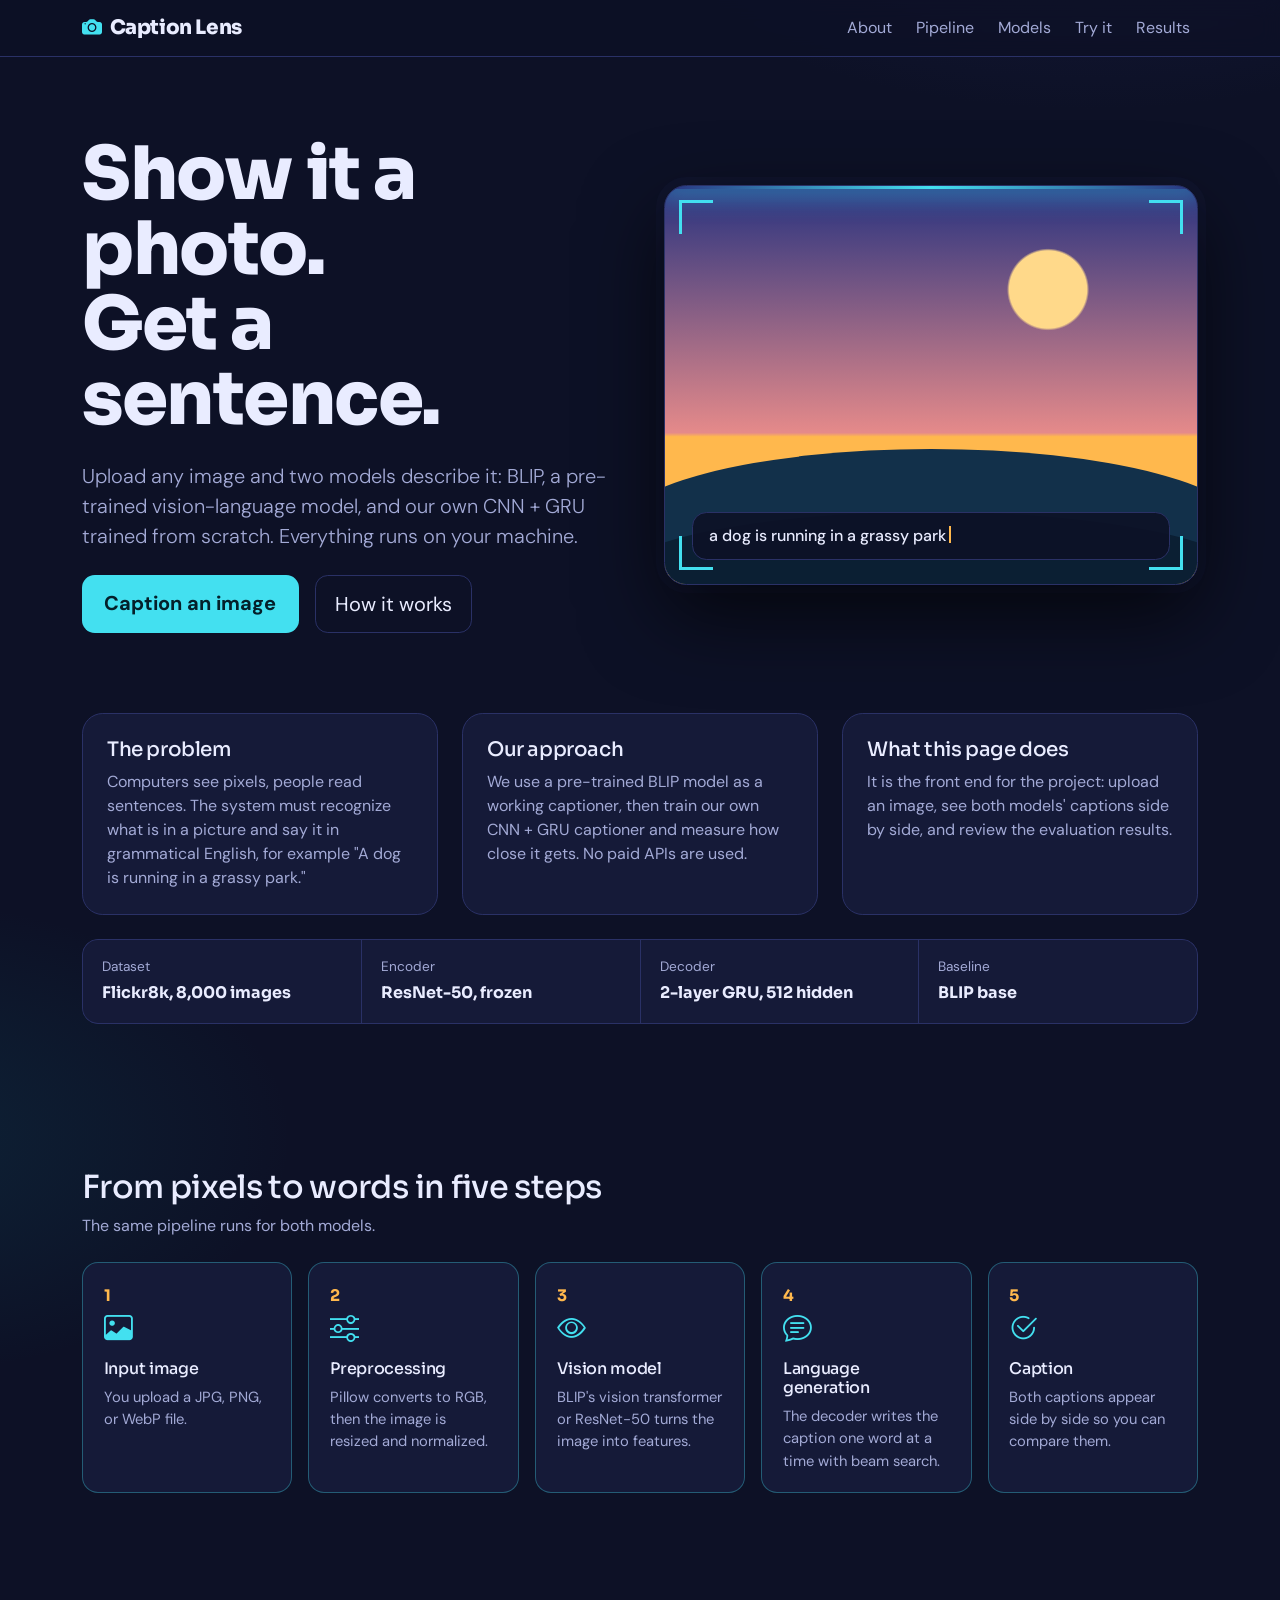
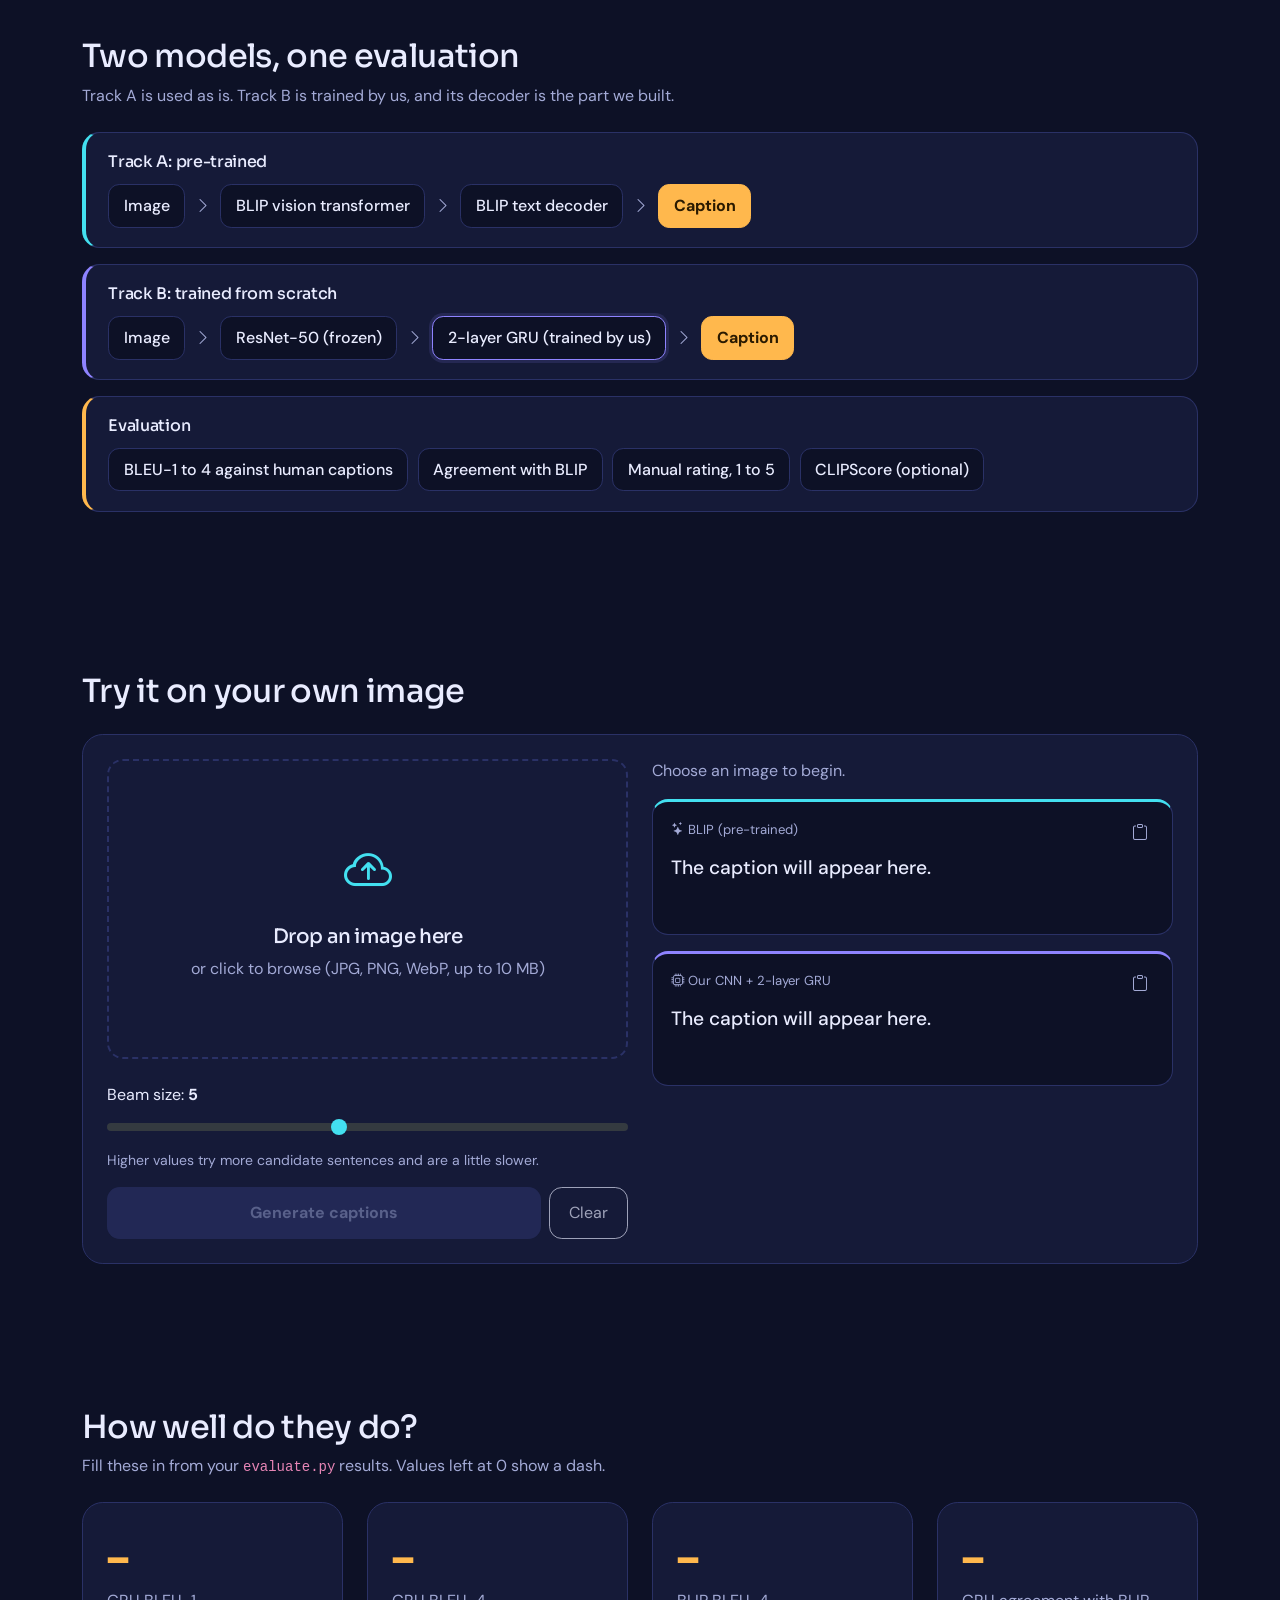
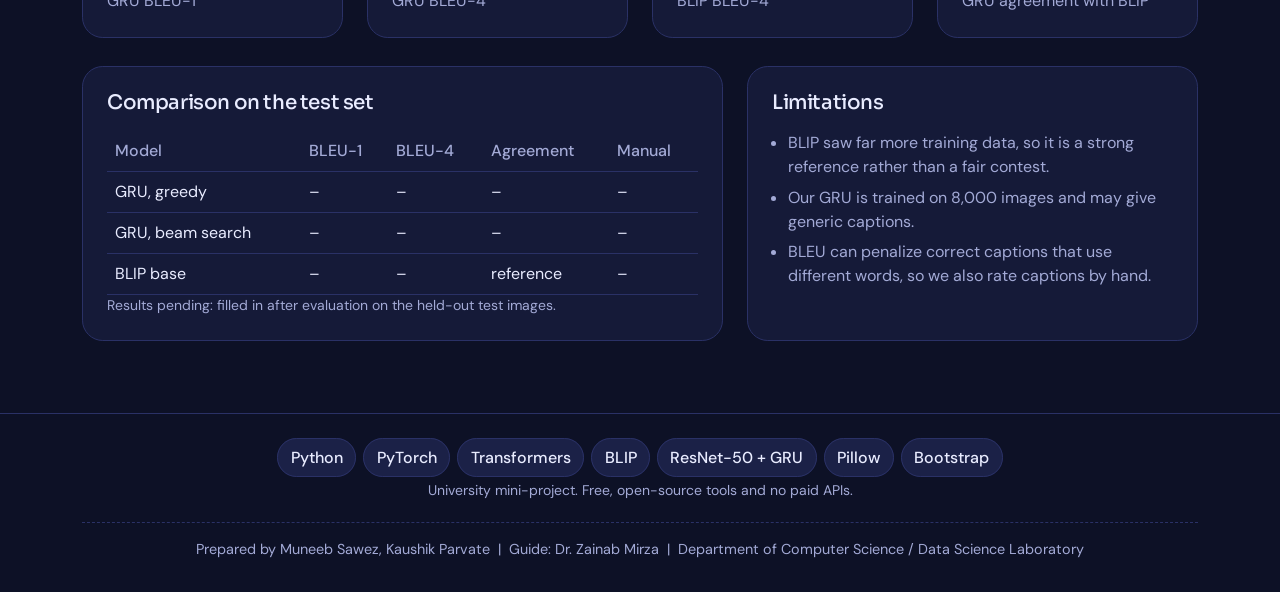
<file: index (2).html>
<!DOCTYPE html>
<html lang="en" data-bs-theme="dark">
<head>
<meta charset="utf-8">
<meta name="viewport" content="width=device-width, initial-scale=1">
<title>Caption Lens: image captioning with BLIP and a custom GRU</title>
<link href="https://cdn.jsdelivr.net/npm/bootstrap@5.3.3/dist/css/bootstrap.min.css" rel="stylesheet">
<link href="https://cdn.jsdelivr.net/npm/bootstrap-icons@1.11.3/font/bootstrap-icons.min.css" rel="stylesheet">
<link rel="preconnect" href="https://fonts.googleapis.com">
<link rel="preconnect" href="https://fonts.gstatic.com" crossorigin>
<link href="https://fonts.googleapis.com/css2?family=DM+Sans:wght@400;500;700&family=Sora:wght@500;700;800&display=swap" rel="stylesheet">
<style>
:root{--ink:#0D1126;--panel:#151A38;--line:#2A3166;--lens:#43E0F0;--amber:#FFB84D;--lilac:#8E83FF;--text:#E9ECFF;--muted:#A3AAD6;
--bs-body-bg:var(--ink);--bs-body-color:var(--text);--bs-body-font-family:'DM Sans',system-ui,sans-serif;--bs-border-color:var(--line)}
body{background:radial-gradient(900px 500px at 85% -5%,#2a2f7a55,transparent 60%),radial-gradient(700px 400px at -10% 30%,#0e6a7a33,transparent 60%),var(--ink)}
h1,h2,h3,.brand{font-family:'Sora',sans-serif;letter-spacing:-.02em}
.muted{color:var(--muted)}
:focus-visible{outline:3px solid var(--amber)!important;outline-offset:3px}
.navbar{background:#0D1126cc;backdrop-filter:blur(10px);border-bottom:1px solid var(--line)}
.brand{font-weight:800;color:var(--text)!important}.brand i{color:var(--lens)}
.nav-link{color:var(--muted)}.nav-link:hover{color:var(--text)}
.btn-lens{background:var(--lens);color:#04202a;font-weight:700;border:0;border-radius:.8rem;padding:.8rem 1.4rem;transition:transform .15s,box-shadow .15s}
.btn-lens:hover:not(:disabled){background:#7aeaf5;color:#04202a;transform:translateY(-2px);box-shadow:0 10px 30px #43e0f044}
.btn-lens:disabled{background:#2a3166;color:#7f87b8}
.btn-ghost{border:1px solid var(--line);color:var(--text);border-radius:.8rem;padding:.8rem 1.2rem}.btn-ghost:hover{border-color:var(--lens);color:var(--lens)}

/* ---------- Hero: one orchestrated load sequence ---------- */
.hero{padding:5rem 0 4rem}
.hero h1{font-size:clamp(2.6rem,6vw,4.6rem);font-weight:800;line-height:1.02}
.hero .lead{max-width:34rem;color:var(--muted)}
.seq{opacity:0;transform:translateY(18px);animation:rise .7s cubic-bezier(.2,.7,.2,1) forwards;animation-delay:calc(var(--d)*.12s)}
@keyframes rise{to{opacity:1;transform:none}}
.vf{position:relative;aspect-ratio:4/3;border-radius:1.4rem;overflow:hidden;border:1px solid var(--line);box-shadow:0 30px 80px #000a,0 0 0 8px #151a3866;
background:radial-gradient(circle at 72% 26%,#ffd98a 0 8%,transparent 8.5%),linear-gradient(#27327f,#e58a8a 62%,#ffb84d 63%)}
.vf::before,.vf::after{content:"";position:absolute;left:-10%;right:-10%;border-radius:50% 50% 0 0}
.vf::before{bottom:-8%;height:42%;background:#12304a}.vf::after{bottom:-16%;height:34%;background:#0b1f33}
.corner{position:absolute;width:34px;height:34px;border:3px solid var(--lens);z-index:3;animation:pulse 2.4s ease-in-out infinite}
.corner.tl{top:14px;left:14px;border-right:0;border-bottom:0}.corner.tr{top:14px;right:14px;border-left:0;border-bottom:0}
.corner.bl{bottom:14px;left:14px;border-right:0;border-top:0}.corner.br{bottom:14px;right:14px;border-left:0;border-top:0}
@keyframes pulse{50%{opacity:.35;transform:scale(.92)}}
.scan{position:absolute;left:0;right:0;height:3px;background:linear-gradient(90deg,transparent,var(--lens),transparent);box-shadow:0 0 24px 6px #43e0f088;z-index:4;animation:scan 3.2s ease-in-out infinite}
@keyframes scan{0%,100%{top:6%}50%{top:92%}}
.chip{position:absolute;left:5%;right:5%;bottom:6%;z-index:5;background:#0D1126e6;border:1px solid var(--line);border-radius:.9rem;padding:.7rem 1rem;font-weight:500;min-height:3rem}
.chip::after,.cap::after{content:"";display:inline-block;width:2px;height:1.1em;background:var(--amber);margin-left:3px;vertical-align:-.15em;animation:blink 1s steps(1) infinite}
@keyframes blink{50%{opacity:0}}

/* ---------- Pipeline (a true sequence, so numbered) ---------- */
section{padding:4.5rem 0}
.pipe{display:grid;grid-template-columns:repeat(5,1fr);gap:1rem;position:relative}
.step{background:var(--panel);border:1px solid var(--line);border-radius:1rem;padding:1.3rem;opacity:.25;transform:translateY(14px);transition:all .6s cubic-bezier(.2,.7,.2,1);transition-delay:calc(var(--i)*.25s)}
.pipe.on .step{opacity:1;transform:none;border-color:#43e0f055}
.step i{font-size:1.8rem;color:var(--lens)}.step b{color:var(--amber);font-family:'Sora'}
.step p{margin:.4rem 0 0;font-size:.92rem;color:var(--muted)}
@media(max-width:991px){.pipe{grid-template-columns:1fr}}

/* ---------- Demo ---------- */
.card-x{background:var(--panel);border:1px solid var(--line);border-radius:1.3rem;padding:1.5rem}
.drop{border:2px dashed var(--line);border-radius:1rem;min-height:300px;display:grid;place-items:center;text-align:center;cursor:pointer;transition:border-color .2s,background .2s;position:relative;overflow:hidden}
.drop:hover,.drop.over{border-color:var(--lens);background:#43e0f00d}
.drop i.big{font-size:3rem;color:var(--lens);display:block;animation:float 3s ease-in-out infinite}
@keyframes float{50%{transform:translateY(-8px)}}
.drop img{max-width:100%;max-height:360px;display:block;border-radius:.7rem}
.frame{position:relative;display:inline-block}
.frame.busy::after{content:"";position:absolute;left:0;right:0;height:3px;background:linear-gradient(90deg,transparent,var(--lens),transparent);box-shadow:0 0 24px 6px #43e0f088;animation:scan 1.4s ease-in-out infinite}
.frame.busy img{filter:saturate(.7) brightness(.85)}
.result{background:#0D1126;border:1px solid var(--line);border-radius:1rem;padding:1.1rem;height:100%}
.result .tag{font-size:.82rem;color:var(--muted)}
.cap{font-size:1.2rem;font-weight:500;min-height:3.4rem;margin:.5rem 0}
.cap.idle::after{display:none}
.result.blip{border-top:3px solid var(--lens)}.result.gru{border-top:3px solid var(--lilac)}
.sk{height:14px;border-radius:7px;background:linear-gradient(90deg,#1b2147 25%,#2a3166 50%,#1b2147 75%);background-size:200%;animation:sh 1.2s linear infinite;margin:.7rem 0}
@keyframes sh{to{background-position:-200% 0}}
.form-range::-webkit-slider-thumb{background:var(--lens)}.form-range::-moz-range-thumb{background:var(--lens)}
.copy{background:none;border:0;color:var(--muted)}.copy:hover{color:var(--lens)}

/* ---------- Metrics ---------- */
.metric{text-align:left}.metric .n{font-family:'Sora';font-size:2.6rem;font-weight:800;color:var(--amber)}
footer{border-top:1px solid var(--line);padding:2rem 0;color:var(--muted)}
.badge-t{background:#1b2147;border:1px solid var(--line);color:var(--text);font-weight:500;padding:.5rem .8rem;border-radius:2rem;margin:.2rem}
.spec{display:grid;grid-template-columns:repeat(4,1fr);gap:1px;background:var(--line);border:1px solid var(--line);border-radius:1rem;overflow:hidden}
.spec div{background:var(--panel);padding:1.1rem 1.2rem}.spec dt{font-weight:400;color:var(--muted);font-size:.85rem}.spec dd{margin:.2rem 0 0;font-family:'Sora';font-weight:700}
@media(max-width:767px){.spec{grid-template-columns:1fr 1fr}}
.lane{background:var(--panel);border:1px solid var(--line);border-radius:1.1rem;padding:1.2rem 1.4rem;margin-bottom:1rem}
.lane.a{border-left:4px solid var(--lens)}.lane.b{border-left:4px solid var(--lilac)}.lane.c{border-left:4px solid var(--amber)}
.lane h3{font-size:1rem;margin-bottom:.8rem}
.flow{display:flex;flex-wrap:wrap;align-items:center;gap:.6rem}
.flow span{background:#0D1126;border:1px solid var(--line);border-radius:.7rem;padding:.55rem .9rem;font-weight:500}
.flow span.new{border-color:var(--lilac);box-shadow:0 0 0 3px #8e83ff22}.flow span.out{background:var(--amber);color:#2a1a00;border-color:var(--amber);font-weight:700}
.flow i{color:var(--muted)}
.tbl{--bs-table-bg:transparent;--bs-table-color:var(--text);margin:0}.tbl th{color:var(--muted);font-weight:500;border-color:var(--line)}.tbl td{border-color:var(--line)}
.lim li{margin-bottom:.4rem;color:var(--muted)}
.sig{border-top:1px dashed var(--line);margin-top:1.2rem;padding-top:1rem;font-size:.9rem}
@media (prefers-reduced-motion:reduce){*,*::before,*::after{animation:none!important;transition:none!important}.seq{opacity:1;transform:none}.step{opacity:1;transform:none}}
</style>
</head>
<body>

<nav class="navbar navbar-expand-lg sticky-top">
  <div class="container">
    <a class="navbar-brand brand" href="#top"><i class="bi bi-camera-fill me-2"></i>Caption Lens</a>
    <button class="navbar-toggler" data-bs-toggle="collapse" data-bs-target="#nav" aria-label="Toggle navigation"><span class="navbar-toggler-icon"></span></button>
    <div class="collapse navbar-collapse justify-content-end" id="nav">
      <ul class="navbar-nav gap-lg-2">
        <li class="nav-item"><a class="nav-link" href="#about">About</a></li>
        <li class="nav-item"><a class="nav-link" href="#how">Pipeline</a></li>
        <li class="nav-item"><a class="nav-link" href="#architecture">Models</a></li>
        <li class="nav-item"><a class="nav-link" href="#demo">Try it</a></li>
        <li class="nav-item"><a class="nav-link" href="#results">Results</a></li>
      </ul>
    </div>
  </div>
</nav>

<header class="hero" id="top">
  <div class="container">
    <div class="row align-items-center g-5">
      <div class="col-lg-6">
        <h1 class="seq" style="--d:1">Show it a photo.<br>Get a sentence.</h1>
        <p class="lead seq mt-4" style="--d:2">Upload any image and two models describe it: BLIP, a pre-trained vision-language model, and our own CNN + GRU trained from scratch. Everything runs on your machine.</p>
        <div class="d-flex flex-wrap gap-3 mt-4 seq" style="--d:3">
          <a href="#demo" class="btn btn-lens btn-lg">Caption an image</a>
          <a href="#how" class="btn btn-ghost btn-lg">How it works</a>
        </div>
      </div>
      <div class="col-lg-6 seq" style="--d:4">
        <div class="vf" role="img" aria-label="Sample scene with a caption being typed">
          <span class="corner tl"></span><span class="corner tr"></span><span class="corner bl"></span><span class="corner br"></span>
          <span class="scan"></span>
          <div class="chip" id="heroCap" aria-live="off"></div>
        </div>
      </div>
    </div>
  </div>
</header>

<section id="about" style="padding-top:1rem">
  <div class="container">
    <div class="row g-4 mb-4">
      <div class="col-lg-4"><div class="card-x h-100"><h3 class="h5">The problem</h3><p class="muted mb-0">Computers see pixels, people read sentences. The system must recognize what is in a picture and say it in grammatical English, for example "A dog is running in a grassy park."</p></div></div>
      <div class="col-lg-4"><div class="card-x h-100"><h3 class="h5">Our approach</h3><p class="muted mb-0">We use a pre-trained BLIP model as a working captioner, then train our own CNN + GRU captioner and measure how close it gets. No paid APIs are used.</p></div></div>
      <div class="col-lg-4"><div class="card-x h-100"><h3 class="h5">What this page does</h3><p class="muted mb-0">It is the front end for the project: upload an image, see both models' captions side by side, and review the evaluation results.</p></div></div>
    </div>
    <dl class="spec mb-0">
      <div><dt>Dataset</dt><dd>Flickr8k, 8,000 images</dd></div>
      <div><dt>Encoder</dt><dd>ResNet-50, frozen</dd></div>
      <div><dt>Decoder</dt><dd>2-layer GRU, 512 hidden</dd></div>
      <div><dt>Baseline</dt><dd>BLIP base</dd></div>
    </dl>
  </div>
</section>

<section id="how">
  <div class="container">
    <h2 class="mb-2">From pixels to words in five steps</h2>
    <p class="muted mb-4">The same pipeline runs for both models.</p>
    <div class="pipe" id="pipe">
      <div class="step" style="--i:0"><b>1</b><br><i class="bi bi-image"></i><h3 class="h6 mt-2">Input image</h3><p>You upload a JPG, PNG, or WebP file.</p></div>
      <div class="step" style="--i:1"><b>2</b><br><i class="bi bi-sliders"></i><h3 class="h6 mt-2">Preprocessing</h3><p>Pillow converts to RGB, then the image is resized and normalized.</p></div>
      <div class="step" style="--i:2"><b>3</b><br><i class="bi bi-eye"></i><h3 class="h6 mt-2">Vision model</h3><p>BLIP's vision transformer or ResNet-50 turns the image into features.</p></div>
      <div class="step" style="--i:3"><b>4</b><br><i class="bi bi-chat-text"></i><h3 class="h6 mt-2">Language generation</h3><p>The decoder writes the caption one word at a time with beam search.</p></div>
      <div class="step" style="--i:4"><b>5</b><br><i class="bi bi-check2-circle"></i><h3 class="h6 mt-2">Caption</h3><p>Both captions appear side by side so you can compare them.</p></div>
    </div>
  </div>
</section>

<section id="architecture">
  <div class="container">
    <h2 class="mb-2">Two models, one evaluation</h2>
    <p class="muted mb-4">Track A is used as is. Track B is trained by us, and its decoder is the part we built.</p>
    <div class="lane a"><h3>Track A: pre-trained</h3><div class="flow"><span>Image</span><i class="bi bi-chevron-right"></i><span>BLIP vision transformer</span><i class="bi bi-chevron-right"></i><span>BLIP text decoder</span><i class="bi bi-chevron-right"></i><span class="out">Caption</span></div></div>
    <div class="lane b"><h3>Track B: trained from scratch</h3><div class="flow"><span>Image</span><i class="bi bi-chevron-right"></i><span>ResNet-50 (frozen)</span><i class="bi bi-chevron-right"></i><span class="new">2-layer GRU (trained by us)</span><i class="bi bi-chevron-right"></i><span class="out">Caption</span></div></div>
    <div class="lane c"><h3>Evaluation</h3><div class="flow"><span>BLEU-1 to 4 against human captions</span><span>Agreement with BLIP</span><span>Manual rating, 1 to 5</span><span>CLIPScore (optional)</span></div></div>
  </div>
</section>

<section id="demo">
  <div class="container">
    <h2 class="mb-4">Try it on your own image</h2>
    <div class="card-x">
      <div class="row g-4">
        <div class="col-lg-6">
          <div class="drop" id="drop" role="button" tabindex="0" aria-label="Choose or drop an image">
            <div id="prompt" class="p-4">
              <i class="bi bi-cloud-arrow-up big"></i>
              <h3 class="h5 mt-3">Drop an image here</h3>
              <p class="muted mb-0">or click to browse (JPG, PNG, WebP, up to 10 MB)</p>
            </div>
            <div class="frame d-none p-2" id="frame"><img id="preview" alt="Your uploaded image"></div>
          </div>
          <input type="file" id="file" accept="image/jpeg,image/png,image/webp" hidden>
          <div class="mt-4">
            <label for="beams" class="form-label">Beam size: <b id="beamOut">5</b></label>
            <input type="range" class="form-range" id="beams" min="1" max="10" value="5">
            <div class="form-text muted">Higher values try more candidate sentences and are a little slower.</div>
          </div>
          <div class="d-flex gap-2 mt-3">
            <button class="btn btn-lens flex-grow-1" id="go" disabled>Generate captions</button>
            <button class="btn btn-ghost" id="reset" disabled>Clear</button>
          </div>
        </div>
        <div class="col-lg-6">
          <div id="status" class="muted mb-3" role="status" aria-live="polite">Choose an image to begin.</div>
          <div class="alert alert-warning d-none" id="banner" role="alert"></div>
          <div class="row g-3">
            <div class="col-12">
              <div class="result blip">
                <div class="d-flex justify-content-between"><span class="tag"><i class="bi bi-stars me-1"></i>BLIP (pre-trained)</span><button class="copy" data-t="capA" aria-label="Copy BLIP caption"><i class="bi bi-clipboard"></i></button></div>
                <div class="cap idle" id="capA">The caption will appear here.</div>
              </div>
            </div>
            <div class="col-12">
              <div class="result gru">
                <div class="d-flex justify-content-between"><span class="tag"><i class="bi bi-cpu me-1"></i>Our CNN + 2-layer GRU</span><button class="copy" data-t="capB" aria-label="Copy GRU caption"><i class="bi bi-clipboard"></i></button></div>
                <div class="cap idle" id="capB">The caption will appear here.</div>
              </div>
            </div>
          </div>
        </div>
      </div>
    </div>
  </div>
</section>

<section id="results">
  <div class="container">
    <h2 class="mb-2">How well do they do?</h2>
    <p class="muted mb-4">Fill these in from your <code>evaluate.py</code> results. Values left at 0 show a dash.</p>
    <div class="row g-4">
      <div class="col-6 col-lg-3"><div class="card-x metric"><div class="n" data-value="0">–</div><div class="muted">GRU BLEU-1</div></div></div>
      <div class="col-6 col-lg-3"><div class="card-x metric"><div class="n" data-value="0">–</div><div class="muted">GRU BLEU-4</div></div></div>
      <div class="col-6 col-lg-3"><div class="card-x metric"><div class="n" data-value="0">–</div><div class="muted">BLIP BLEU-4</div></div></div>
      <div class="col-6 col-lg-3"><div class="card-x metric"><div class="n" data-value="0">–</div><div class="muted">GRU agreement with BLIP</div></div></div>
    </div>
    <div class="row g-4 mt-1">
      <div class="col-lg-7"><div class="card-x"><h3 class="h5 mb-3">Comparison on the test set</h3>
        <div class="table-responsive"><table class="table tbl align-middle"><thead><tr><th>Model</th><th>BLEU-1</th><th>BLEU-4</th><th>Agreement</th><th>Manual</th></tr></thead>
        <tbody><tr><td>GRU, greedy</td><td>–</td><td>–</td><td>–</td><td>–</td></tr><tr><td>GRU, beam search</td><td>–</td><td>–</td><td>–</td><td>–</td></tr><tr><td>BLIP base</td><td>–</td><td>–</td><td class="muted">reference</td><td>–</td></tr></tbody></table></div>
        <p class="muted small mb-0">Results pending: filled in after evaluation on the held-out test images.</p></div></div>
      <div class="col-lg-5"><div class="card-x h-100"><h3 class="h5 mb-3">Limitations</h3>
        <ul class="lim ps-3 mb-0"><li>BLIP saw far more training data, so it is a strong reference rather than a fair contest.</li><li>Our GRU is trained on 8,000 images and may give generic captions.</li><li>BLEU can penalize correct captions that use different words, so we also rate captions by hand.</li></ul></div></div>
    </div>
  </div>
</section>

<footer>
  <div class="container text-center">
    <div class="mb-2"><span class="badge-t">Python</span><span class="badge-t">PyTorch</span><span class="badge-t">Transformers</span><span class="badge-t">BLIP</span><span class="badge-t">ResNet-50 + GRU</span><span class="badge-t">Pillow</span><span class="badge-t">Bootstrap</span></div>
    <small>University mini-project. Free, open-source tools and no paid APIs.</small>
    <div class="sig">Prepared by Muneeb Sawez, Kaushik Parvate &nbsp;|&nbsp; Guide: Dr. Zainab Mirza &nbsp;|&nbsp; Department of Computer Science / Data Science Laboratory</div>
  </div>
</footer>

<script src="https://cdn.jsdelivr.net/npm/bootstrap@5.3.3/dist/js/bootstrap.bundle.min.js"></script>
<script>
/* Backend contract (Flask/FastAPI):
   POST API_URL, multipart form with fields "image" (file) and "beams" (int).
   Respond with JSON: {"blip": "caption text", "gru": "caption text"}.
   If the server can't be reached, the page falls back to labelled sample captions. */
const API_URL = "http://127.0.0.1:5000/api/caption";
const $ = s => document.querySelector(s);
const reduced = matchMedia("(prefers-reduced-motion: reduce)").matches;
let file = null, url = null;

/* typewriter (cancels any earlier run on the same element) */
function type(el, text){
  const id = el._id = (el._id || 0) + 1;
  el.classList.remove("idle"); el.textContent = "";
  return new Promise(res => {
    if (reduced){ el.textContent = text; return res(); }
    let i = 0;
    (function step(){
      if (el._id !== id) return res();
      el.textContent = text.slice(0, ++i);
      i < text.length ? setTimeout(step, 26) : res();
    })();
  });
}

/* hero: loops through sample captions */
(async function hero(){
  const lines = ["a dog is running in a grassy park", "a sunset over the hills", "two people walking along a beach"];
  const el = $("#heroCap");
  for (let i = 0; ; i = (i + 1) % lines.length){
    await type(el, lines[i]);
    await new Promise(r => setTimeout(r, 2200));
  }
})();

/* reveal the pipeline once, in order */
new IntersectionObserver((e, o) => e.forEach(x => { if (x.isIntersecting){ x.target.classList.add("on"); o.unobserve(x.target); } }), {threshold:.3}).observe($("#pipe"));

/* metrics count up when visible (dash if left at 0) */
document.querySelectorAll(".metric .n").forEach(n => {
  new IntersectionObserver((es, o) => es.forEach(x => {
    if (!x.isIntersecting) return; o.unobserve(n);
    const v = parseFloat(n.dataset.value); if (!(v > 0)) return;
    const t0 = performance.now();
    (function f(t){ const k = Math.min((t - t0) / 1200, 1); n.textContent = (v * k).toFixed(2); if (k < 1) requestAnimationFrame(f); })(t0);
  }), {threshold:.6}).observe(n);
});

/* upload */
const drop = $("#drop"), input = $("#file");
drop.addEventListener("click", () => input.click());
drop.addEventListener("keydown", e => { if (e.key === "Enter" || e.key === " "){ e.preventDefault(); input.click(); } });
["dragenter","dragover"].forEach(ev => drop.addEventListener(ev, e => { e.preventDefault(); drop.classList.add("over"); }));
["dragleave","drop"].forEach(ev => drop.addEventListener(ev, e => { e.preventDefault(); drop.classList.remove("over"); }));
drop.addEventListener("drop", e => setFile(e.dataTransfer.files[0]));
input.addEventListener("change", () => setFile(input.files[0]));
$("#beams").addEventListener("input", e => $("#beamOut").textContent = e.target.value);

function setFile(f){
  if (!f) return;
  if (!/^image\/(jpeg|png|webp)$/.test(f.type)) return say("That file type isn't supported. Choose a JPG, PNG, or WebP image.");
  if (f.size > 10 * 1024 * 1024) return say("That image is larger than 10 MB. Choose a smaller one.");
  file = f; if (url) URL.revokeObjectURL(url); url = URL.createObjectURL(f);
  $("#preview").src = url; $("#prompt").classList.add("d-none"); $("#frame").classList.remove("d-none");
  $("#go").disabled = false; $("#reset").disabled = false; clearCaps(); say("Image ready. Press Generate captions.");
}
function say(m){ $("#status").textContent = m; }
function clearCaps(){ ["#capA","#capB"].forEach(s => { const el = $(s); el._id = (el._id||0)+1; el.className = "cap idle"; el.textContent = "The caption will appear here."; }); $("#banner").classList.add("d-none"); }
$("#reset").addEventListener("click", () => {
  file = null; input.value = ""; $("#preview").removeAttribute("src");
  $("#frame").classList.add("d-none"); $("#prompt").classList.remove("d-none");
  $("#go").disabled = true; $("#reset").disabled = true; clearCaps(); say("Choose an image to begin.");
});

/* generate */
const samples = [["a dog running on a grassy field","a dog is running in the grass"],["a man riding a bike down a street","a man is riding a bicycle"],["a group of people standing on a beach","people are standing near the water"]];
$("#go").addEventListener("click", async () => {
  const go = $("#go"), frame = $("#frame"), stages = ["Preprocessing the image…","Extracting visual features…","Writing the captions word by word…"];
  go.disabled = true; $("#reset").disabled = true; frame.classList.add("busy"); clearCaps();
  ["#capA","#capB"].forEach(s => { $(s).className = "cap idle"; $(s).innerHTML = '<div class="sk"></div><div class="sk w-75"></div>'; });
  let k = 0; say(stages[0]); const tick = setInterval(() => say(stages[++k % stages.length]), 900);
  let out, demo = false;
  try{
    const fd = new FormData(); fd.append("image", file); fd.append("beams", $("#beams").value);
    const ctl = new AbortController(), to = setTimeout(() => ctl.abort(), 90000);
    const r = await fetch(API_URL, { method:"POST", body:fd, signal:ctl.signal }); clearTimeout(to);
    if (!r.ok) throw new Error("http");
    out = await r.json();
    if (!out.blip || !out.gru) throw new Error("shape");
  }catch(err){
    if (err.message === "http" || err.message === "shape"){
      clearInterval(tick); frame.classList.remove("busy"); clearCaps(); go.disabled = false; $("#reset").disabled = false;
      return say("The server replied with an error. Check the backend console for details.");
    }
    demo = true; await new Promise(r => setTimeout(r, 1800));
    const s = samples[Math.floor(Math.random() * samples.length)]; out = { blip:s[0], gru:s[1] };
  }
  clearInterval(tick); frame.classList.remove("busy");
  const b = $("#banner");
  if (demo){ b.textContent = "Backend not connected, so these are sample captions, not real model output. Start your Flask server at " + API_URL + " to see real results."; b.classList.remove("d-none"); }
  say(demo ? "Showing sample captions." : "Done. Compare the two captions.");
  await Promise.all([type($("#capA"), out.blip), type($("#capB"), out.gru)]);
  go.disabled = false; $("#reset").disabled = false;
});

/* copy buttons */
document.querySelectorAll(".copy").forEach(btn => btn.addEventListener("click", async () => {
  const el = $("#" + btn.dataset.t); if (el.classList.contains("idle")) return;
  try{ await navigator.clipboard.writeText(el.textContent); btn.innerHTML = '<i class="bi bi-check2"></i>'; setTimeout(() => btn.innerHTML = '<i class="bi bi-clipboard"></i>', 1200); }catch(e){}
}));
</script>
</body>
</html>
</file>
